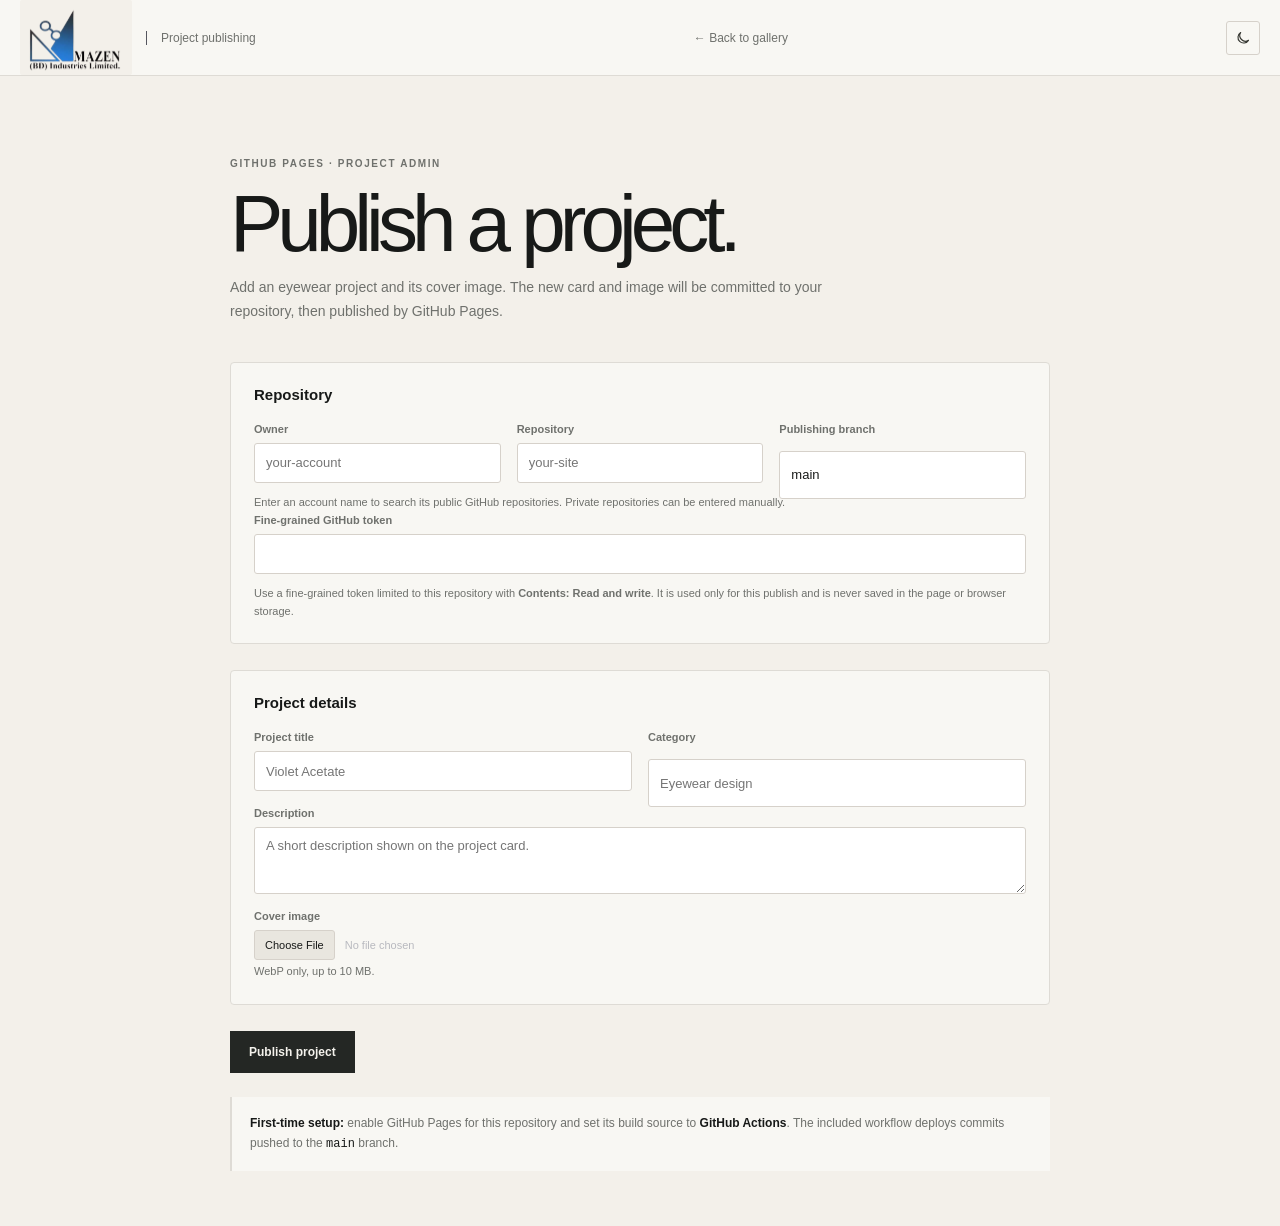
<file: admin.html>
<!doctype html>
<html lang="en">
<head>
  <meta charset="utf-8">
  <meta name="viewport" content="width=device-width, initial-scale=1">
  <title>Add a Project — Mazen(BD) Industries LTD</title>
  <link rel="stylesheet" href="admin.css">
  <link rel="stylesheet" href="theme.css">
</head>
<body class="admin-page">
  <div class="admin-app">
    <header class="admin-header">
      <a href="gallery.html" class="admin-brand">
        <img class="site-logo" src="assets/Logo/Mazen%20Logo.png" alt="Mazen(BD) Industries LTD">
        <span>Project publishing</span>
      </a>
      <a class="admin-back" href="gallery.html">← Back to gallery</a>
      <button class="admin-theme-toggle" type="button" data-theme-toggle>Dark mode</button>
    </header>

    <main class="admin-main">
      <p class="admin-eyebrow">GITHUB PAGES · PROJECT ADMIN</p>
      <h1>Publish a project.</h1>
      <p class="admin-lede">Add an eyewear project and its cover image. The new card and image will be committed to your repository, then published by GitHub Pages.</p>

      <form id="projectForm">
        <section class="admin-section" aria-labelledby="repositoryHeading">
          <h2 id="repositoryHeading">Repository</h2>
          <div class="admin-fields admin-fields-three">
            <label>Owner
              <input id="repoOwner" name="owner" autocomplete="organization" required placeholder="your-account">
            </label>
            <label>Repository
              <input id="repoName" name="repository" list="repositorySuggestions" autocomplete="off" required placeholder="your-site" aria-describedby="repoSearchStatus">
              <datalist id="repositorySuggestions"></datalist>
            </label>
            <label>Publishing branch
              <input id="repoBranch" name="branch" required value="main" placeholder="main">
            </label>
          </div>
          <p class="admin-help" id="repoSearchStatus" role="status" aria-live="polite">Enter an account name to search its public GitHub repositories. Private repositories can be entered manually.</p>
          <label class="token-field">Fine-grained GitHub token
            <input id="githubToken" name="token" type="password" autocomplete="off" required>
          </label>
          <p class="admin-help">Use a fine-grained token limited to this repository with <strong>Contents: Read and write</strong>. It is used only for this publish and is never saved in the page or browser storage.</p>
        </section>

        <section class="admin-section" aria-labelledby="projectHeading">
          <h2 id="projectHeading">Project details</h2>
          <div class="admin-fields">
            <label>Project title
              <input id="projectTitle" name="title" required maxlength="80" placeholder="Violet Acetate">
            </label>
            <label>Category
              <input id="projectCategory" name="category" required maxlength="40" placeholder="Eyewear design">
            </label>
          </div>
          <label>Description
            <textarea id="projectDescription" name="description" required maxlength="240" rows="3" placeholder="A short description shown on the project card."></textarea>
          </label>
          <div class="admin-fields">
            <label>Cover image
              <input id="coverFile" name="cover" type="file" accept="image/webp,.webp" required>
              <span class="admin-help">WebP only, up to 10 MB.</span>
            </label>
          </div>
        </section>

        <div class="admin-submit">
          <button id="publishButton" type="submit">Publish project</button>
          <span id="publishStatus" role="status" aria-live="polite"></span>
        </div>
      </form>

      <aside class="admin-note">
        <strong>First-time setup:</strong> enable GitHub Pages for this repository and set its build source to <strong>GitHub Actions</strong>. The included workflow deploys commits pushed to the <code>main</code> branch.
      </aside>
    </main>
  </div>
  <script src="theme.js"></script>
  <script src="admin.js"></script>
</body>
</html>
</file>
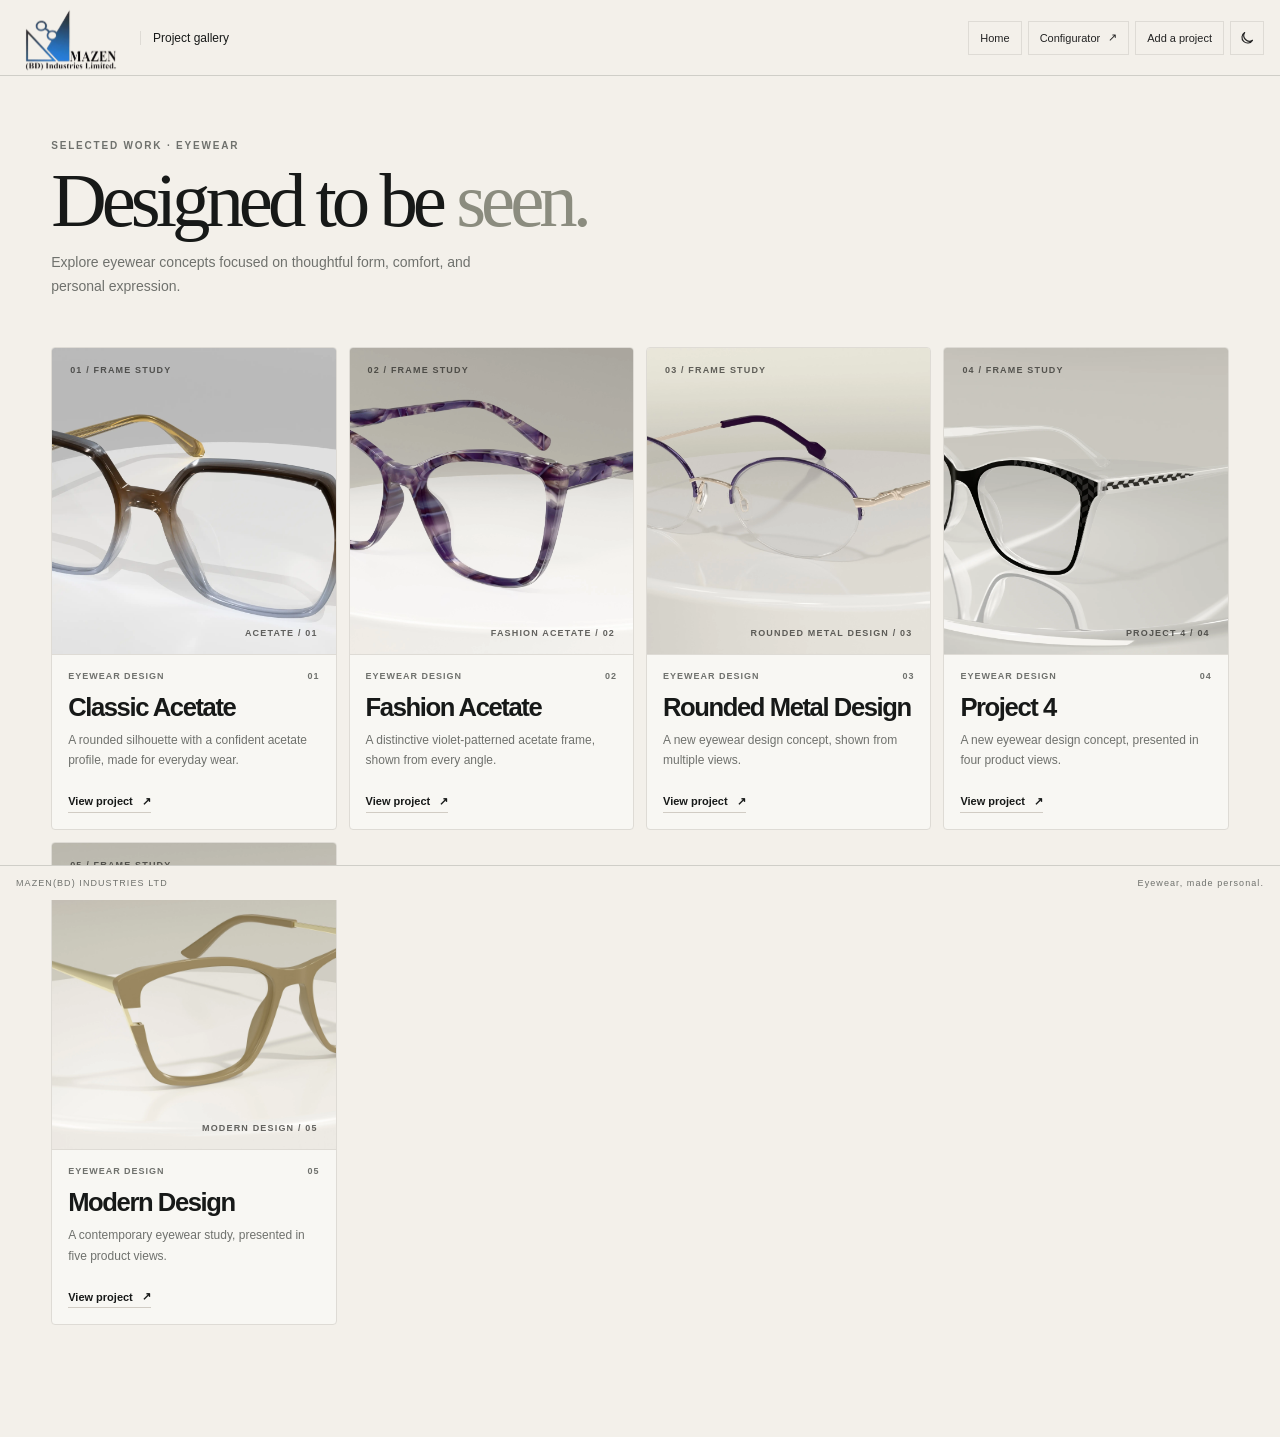
<file: gallery.html>
<!doctype html>
<html lang="en">
<head>
  <meta charset="utf-8">
  <meta name="viewport" content="width=device-width, initial-scale=1">
  <title>Project Gallery — Luxury Eyewear</title>
  <link rel="stylesheet" href="style.css">
  <link rel="stylesheet" href="gallery.css">
  <link rel="stylesheet" href="theme.css">
</head>
<body class="gallery-page">
  <div class="gallery-app">
    <header class="gallery-header">
      <a class="brand-link" href="index.html" aria-label="Mazen(bd) Industries LTD — Home">
        <img class="site-logo" src="assets/Logo/Mazen%20Logo.png" alt="Mazen(BD) Industries LTD">
        <span class="brand-title">Project gallery</span>
      </a>
      <nav class="gallery-header-nav" aria-label="Site navigation">
        <a class="gallery-link" href="index.html">Home</a>
        <a class="gallery-link" href="configurator.html">Configurator <span aria-hidden="true">↗</span></a>
        <a class="gallery-link" href="admin.html">Add a project</a>
        <button class="gallery-link theme-switch" type="button" data-theme-toggle>Dark mode</button>
      </nav>
    </header>

    <main class="gallery-main">
      <section class="gallery-intro">
        <p class="eyebrow">Selected work · Eyewear</p>
        <h1>Designed to be <span>seen.</span></h1>
        <p class="gallery-lede">Explore eyewear concepts focused on thoughtful form, comfort, and personal expression.</p>
      </section>

      <section class="project-grid" aria-label="Eyewear projects">
        <article class="project-card">
          <a class="project-art art-classic" href="project.html?project=1" aria-label="View Classic Acetate project details">
            <span class="project-number">01 / FRAME STUDY</span>
            <img class="project-cover" src="assets/gallery-covers/1.webp" alt="Classic Acetate eyewear project cover">
            <svg class="glasses-art" viewBox="0 0 360 150" role="img" aria-label="Illustration of rounded acetate eyeglasses">
              <path d="M39 57 51 111q4 14 20 16l58 5q19 1 23-17l7-39q2-12-11-14L57 48q-18-3-18 9Zm282 0-12 54q-4 14-20 16l-58 5q-19 1-23-17l-7-39q-2-12 11-14l91-14q18-3 18 9ZM158 73q22-12 44 0" />
              <path class="temple-art" d="m40 60-25-8M320 60l25-8" />
            </svg>
            <span class="art-caption">ACETATE / 01</span>
          </a>
          <div class="project-copy">
            <div class="project-meta"><span>Eyewear design</span><span>01</span></div>
            <h2>Classic Acetate</h2>
            <p>A rounded silhouette with a confident acetate profile, made for everyday wear.</p>
            <a class="project-cta" href="project.html?project=1">View project <span aria-hidden="true">↗</span></a>
          </div>
        </article>

        <article class="project-card">
          <a class="project-art art-project-two" href="project.html?project=2" aria-label="View Fashion Acetate project details">
            <span class="project-number">02 / FRAME STUDY</span>
            <img class="project-cover" src="assets/gallery-covers/project%202/1.webp" alt="Fashion Acetate eyewear project cover">
            <span class="art-caption">FASHION ACETATE / 02</span>
          </a>
          <div class="project-copy">
            <div class="project-meta"><span>Eyewear design</span><span>02</span></div>
            <h2>Fashion Acetate</h2>
            <p>A distinctive violet-patterned acetate frame, shown from every angle.</p>
            <a class="project-cta" href="project.html?project=2">View project <span aria-hidden="true">↗</span></a>
          </div>
        </article>

        <article class="project-card">
          <a class="project-art art-project-three" href="project.html?project=3" aria-label="View Rounded Metal Design project details">
            <span class="project-number">03 / FRAME STUDY</span>
            <img class="project-cover" src="assets/gallery-covers/project%203/1-1.webp" alt="Rounded Metal Design project cover">
            <span class="art-caption">ROUNDED METAL DESIGN / 03</span>
          </a>
          <div class="project-copy">
            <div class="project-meta"><span>Eyewear design</span><span>03</span></div>
            <h2>Rounded Metal Design</h2>
            <p>A new eyewear design concept, shown from multiple views.</p>
            <a class="project-cta" href="project.html?project=3">View project <span aria-hidden="true">↗</span></a>
          </div>
        </article>

        <article class="project-card">
          <a class="project-art art-project-four" href="project.html?project=4" aria-label="View Project 4 details">
            <span class="project-number">04 / FRAME STUDY</span>
            <img class="project-cover" src="assets/gallery-covers/project%204/1.webp" alt="Project 4 eyewear project cover">
            <span class="art-caption">PROJECT 4 / 04</span>
          </a>
          <div class="project-copy">
            <div class="project-meta"><span>Eyewear design</span><span>04</span></div>
            <h2>Project 4</h2>
            <p>A new eyewear design concept, presented in four product views.</p>
            <a class="project-cta" href="project.html?project=4">View project <span aria-hidden="true">↗</span></a>
          </div>
        </article>

        <article class="project-card">
          <a class="project-art" href="project.html?project=5" aria-label="View Modern Design project details">
            <span class="project-number">05 / FRAME STUDY</span>
            <img class="project-cover" src="assets/gallery-covers/project%205/shape%201%201.webp" alt="Modern Design eyewear project cover">
            <span class="art-caption">MODERN DESIGN / 05</span>
          </a>
          <div class="project-copy">
            <div class="project-meta"><span>Eyewear design</span><span>05</span></div>
            <h2>Modern Design</h2>
            <p>A contemporary eyewear study, presented in five product views.</p>
            <a class="project-cta" href="project.html?project=5">View project <span aria-hidden="true">↗</span></a>
          </div>
        </article>
      </section>
      <p class="gallery-data-status" id="galleryDataStatus" role="status" aria-live="polite"></p>
    </main>

    <footer class="gallery-footer">
      <span>MAZEN(BD) INDUSTRIES LTD</span>
      <span>Eyewear, made personal.</span>
    </footer>
  </div>
  <script src="theme.js"></script>
  <script src="gallery.js"></script>
</body>
</html>
</file>
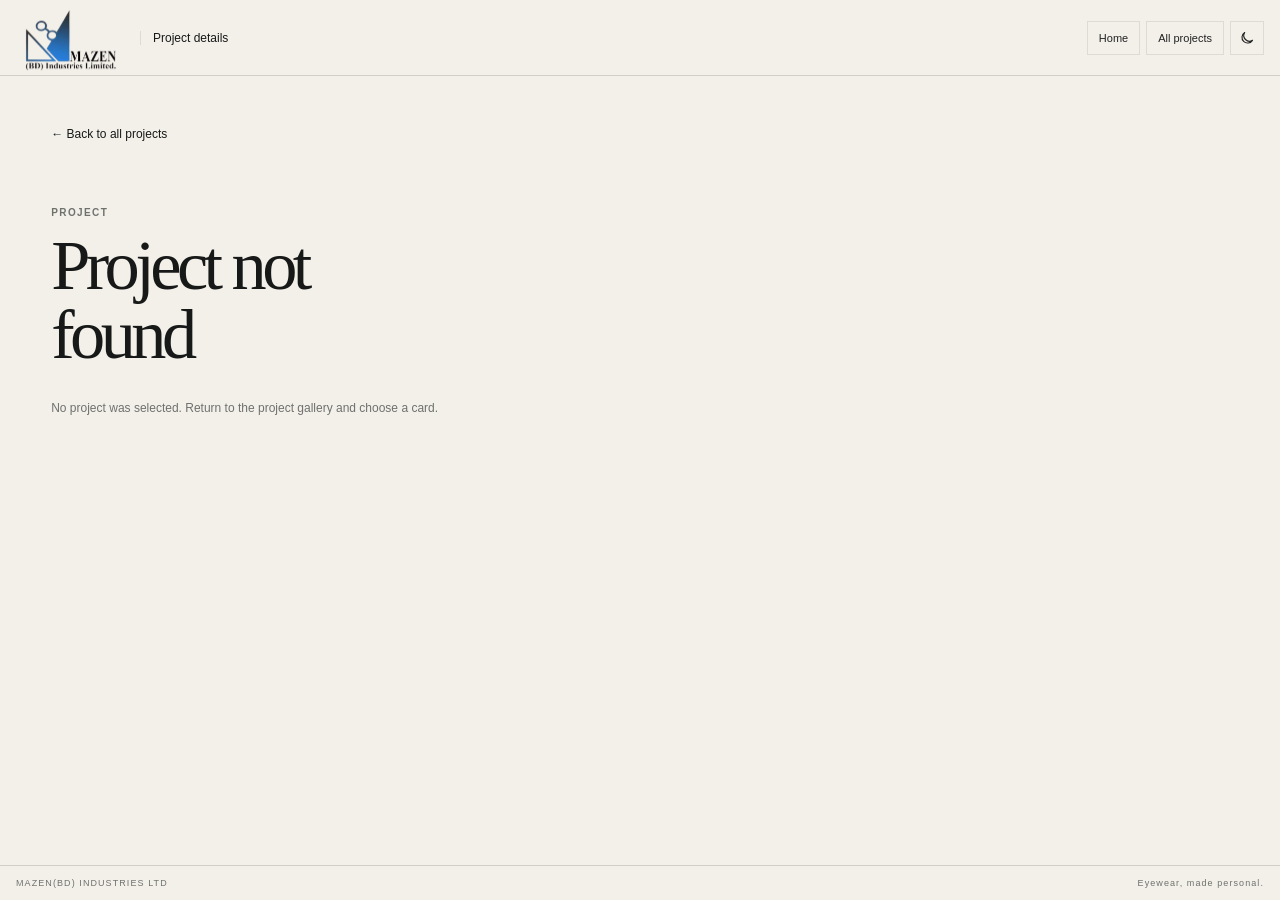
<file: project.html>
<!doctype html>
<html lang="en">
<head>
  <meta charset="utf-8">
  <meta name="viewport" content="width=device-width, initial-scale=1">
  <title>Project — Mazen(BD) Industries LTD</title>
  <link rel="stylesheet" href="style.css">
  <link rel="stylesheet" href="gallery.css">
  <link rel="stylesheet" href="project.css">
  <link rel="stylesheet" href="theme.css">
</head>
<body class="gallery-page project-page">
  <div class="gallery-app">
    <header class="gallery-header">
      <a class="brand-link" href="index.html" aria-label="Mazen(bd) Industries LTD — Home">
        <img class="site-logo" src="assets/Logo/Mazen%20Logo.png" alt="Mazen(BD) Industries LTD">
        <span class="brand-title">Project details</span>
      </a>
      <nav class="gallery-header-nav" aria-label="Site navigation">
        <a class="gallery-link" href="index.html">Home</a>
        <a class="gallery-link" href="gallery.html">All projects</a>
        <button class="gallery-link theme-switch" type="button" data-theme-toggle>Dark mode</button>
      </nav>
    </header>

    <main class="project-detail-main">
      <a class="project-back-link" href="gallery.html">← Back to all projects</a>
      <section id="projectDetail" class="project-detail" aria-live="polite">
        <div class="project-detail-copy">
          <p class="eyebrow" id="projectCategory">PROJECT</p>
          <h1 id="projectTitle">Loading project…</h1>
          <p class="project-detail-description" id="projectDescription"></p>
          <a class="project-configurator-link" id="projectConfiguratorLink" href="#" hidden>Open model in configurator <span aria-hidden="true">↗</span></a>
        </div>
        <div class="project-detail-images" id="projectImages" aria-label="Project images"></div>
      </section>
      <p class="project-detail-status" id="projectStatus" role="status" aria-live="polite"></p>
    </main>

    <footer class="gallery-footer">
      <span>MAZEN(BD) INDUSTRIES LTD</span>
      <span>Eyewear, made personal.</span>
    </footer>
  </div>
  <dialog class="project-image-lightbox" id="projectImageLightbox" aria-label="Project image gallery">
    <button class="project-image-lightbox-close" id="projectImageLightboxClose" type="button" aria-label="Close image">×</button>
    <button class="project-image-lightbox-previous" id="projectImageLightboxPrevious" type="button" aria-label="Previous image">‹</button>
    <figure class="project-image-lightbox-content">
      <img id="projectImageLightboxImage" alt="">
      <figcaption id="projectImageLightboxCaption"></figcaption>
    </figure>
    <button class="project-image-lightbox-next" id="projectImageLightboxNext" type="button" aria-label="Next image">›</button>
  </dialog>
  <script src="theme.js"></script>
  <script src="project.js"></script>
</body>
</html>
</file>
<file: admin.css>
:root {
  color-scheme: dark;
  font-family: Inter, "Segoe UI", sans-serif;
  background: #232428;
  color: #f3f3f4;
  font-synthesis: none;
  text-rendering: optimizeLegibility;
}

* {
  box-sizing: border-box;
}

body {
  min-width: 320px;
  min-height: 100vh;
  margin: 0;
  background: #232428;
}

button,
input,
textarea {
  font: inherit;
}

.admin-app {
  min-height: 100vh;
}

.admin-header {
  display: flex;
  min-height: 58px;
  align-items: center;
  justify-content: space-between;
  gap: 20px;
  padding: 0 20px;
  border-bottom: 1px solid #4d4e54;
  background: #292a2e;
}

.admin-brand {
  display: flex;
  align-items: center;
  gap: 14px;
  color: #f3f3f4;
  font-size: 14px;
  font-weight: 600;
  text-decoration: none;
}

.admin-brand .site-logo {
  display: block;
  width: 112px;
  height: 75px;
  border-radius: 2px;
  background: #f3f0ea;
  object-fit: cover;
  object-position: center;
}

.admin-brand .site-logo + span {
  padding-left: 14px;
  border-left: 1px solid #55565e;
  color: #b8b9bf;
  font-size: 12px;
  font-weight: 400;
}

.admin-back {
  color: #d7d7db;
  font-size: 12px;
  text-decoration: none;
}

.admin-back:hover {
  color: #fff;
}

.admin-main {
  width: min(820px, calc(100% - 40px));
  margin: 0 auto;
  padding: clamp(40px, 8vw, 82px) 0 56px;
}

.admin-eyebrow {
  margin: 0;
  color: #9ea0a7;
  font-size: 10px;
  font-weight: 600;
  letter-spacing: 0.16em;
}

.admin-main h1 {
  margin: 15px 0 12px;
  font-size: clamp(2.7rem, 8vw, 5rem);
  font-weight: 500;
  letter-spacing: -0.075em;
  line-height: 1;
}

.admin-lede {
  max-width: 620px;
  margin: 0 0 38px;
  color: #b8b9bf;
  font-size: 14px;
  line-height: 1.7;
}

.admin-section {
  margin: 0 0 26px;
  padding: 23px;
  border: 1px solid #45464c;
  border-radius: 4px;
  background: #292a2e;
}

.admin-section h2 {
  margin: 0 0 20px;
  font-size: 15px;
  font-weight: 550;
}

.admin-fields {
  display: grid;
  grid-template-columns: repeat(2, minmax(0, 1fr));
  gap: 16px;
}

.admin-fields-three {
  grid-template-columns: repeat(3, minmax(0, 1fr));
}

.admin-section label {
  display: grid;
  gap: 8px;
  margin-bottom: 16px;
  color: #d7d7db;
  font-size: 11px;
  font-weight: 600;
}

.admin-section label:last-child {
  margin-bottom: 0;
}

.admin-section input:not([type="file"]),
.admin-section textarea {
  width: 100%;
  min-height: 40px;
  padding: 10px 11px;
  border: 1px solid #55565e;
  border-radius: 3px;
  outline: none;
  background: #232428;
  color: #f3f3f4;
  font-size: 13px;
  font-weight: 400;
}

.admin-section textarea {
  resize: vertical;
}

.admin-section input:focus,
.admin-section textarea:focus {
  border-color: #c8c9ce;
}

.admin-section input[type="file"] {
  width: 100%;
  color: #b8b9bf;
  font-size: 11px;
  font-weight: 400;
}

.admin-section input::file-selector-button {
  margin-right: 10px;
  padding: 8px 10px;
  border: 1px solid #55565e;
  border-radius: 3px;
  background: #34353a;
  color: #f3f3f4;
}

.admin-help {
  margin: -5px 0 0;
  color: #9ea0a7;
  font-size: 11px;
  font-weight: 400;
  line-height: 1.6;
}

.token-field {
  margin-top: 3px;
}

.optional {
  color: #9ea0a7;
  font-weight: 400;
}

.admin-submit {
  display: flex;
  align-items: center;
  gap: 16px;
  margin: 24px 0;
}

.admin-submit button {
  min-height: 42px;
  padding: 0 18px;
  border: 1px solid #e3e3e6;
  border-radius: 3px;
  background: #f3f3f4;
  color: #232428;
  cursor: pointer;
  font-size: 12px;
  font-weight: 650;
}

.admin-submit button:hover:not(:disabled) {
  background: #d7d7db;
}

.admin-submit button:disabled {
  cursor: wait;
  opacity: 0.65;
}

#publishStatus {
  color: #b8b9bf;
  font-size: 12px;
  line-height: 1.5;
}

#publishStatus[data-state="error"] {
  color: #ffaaa5;
}

#publishStatus[data-state="success"] {
  color: #a8e0ba;
}

.admin-note {
  padding: 16px 18px;
  border-left: 2px solid #777981;
  background: #292a2e;
  color: #b8b9bf;
  font-size: 12px;
  line-height: 1.7;
}

.admin-note strong {
  color: #f3f3f4;
}

.admin-note code {
  color: #f3f3f4;
}

@media (max-width: 680px) {
  .admin-fields,
  .admin-fields-three {
    grid-template-columns: 1fr;
    gap: 0;
  }

  .admin-section {
    padding: 18px;
  }

  .admin-submit {
    align-items: flex-start;
    flex-direction: column;
  }
}

@media (max-width: 420px) {
  .admin-header {
    padding: 0 14px;
  }

  .admin-brand {
    gap: 8px;
    font-size: 11px;
  }

  .admin-brand .site-logo + span {
    padding-left: 8px;
    font-size: 10px;
  }

  .admin-back {
    font-size: 10px;
  }
}
</file>
<file: theme.css>
body {
  transition: background-color 0.2s ease, color 0.2s ease;
}

.gallery-page .gallery-footer {
  position: fixed;
  z-index: 5;
  right: 0;
  bottom: 0;
  left: 0;
  width: 100%;
  margin: 0;
}

.gallery-page .gallery-main,
.gallery-page .project-detail-main {
  padding-bottom: 76px;
}

.theme-switch,
.admin-theme-toggle {
  display: inline-flex;
  width: 34px;
  min-width: 34px;
  height: 34px;
  min-height: 34px;
  align-items: center;
  justify-content: center;
  padding: 0;
  font: inherit;
  font-size: 0;
  cursor: pointer;
}

.theme-switch {
  background: transparent;
}

.theme-switch svg,
.admin-theme-toggle svg {
  width: 16px;
  height: 16px;
  fill: none;
  stroke: currentColor;
  stroke-linecap: round;
  stroke-linejoin: round;
  stroke-width: 1.7;
}

.admin-theme-toggle {
  border: 1px solid #55565e;
  border-radius: 3px;
  background: transparent;
  color: inherit;
}

.admin-header {
  flex-wrap: wrap;
}

.dark-theme {
  color-scheme: dark;
}

.dark-theme.gallery-page {
  --gallery-ink: #f3f3f4;
  --gallery-muted: #b8b9bf;
  --gallery-line: rgba(243, 243, 244, 0.16);
  background: #232428;
  color: #f3f3f4;
}

.dark-theme.gallery-page .gallery-header,
.dark-theme.gallery-page .gallery-footer {
  border-color: #4d4e54;
}

.dark-theme.gallery-page .gallery-link {
  color: #e0e1e4;
  border-color: #55565e;
}

.dark-theme.gallery-page .gallery-link:hover {
  background: #34353a;
  border-color: #c3c4ca;
}

.dark-theme.gallery-page .project-card,
.dark-theme.gallery-page .project-detail-image {
  border-color: #45464c;
  background: #292a2e;
}

.dark-theme.gallery-page .project-art {
  border-color: #45464c;
  background-color: #232428;
  color: #e7e7e9;
}

.dark-theme.gallery-page .project-number,
.dark-theme.gallery-page .art-caption {
  color: rgba(243, 243, 244, 0.68);
}

.dark-theme.gallery-page .glasses-art {
  stroke: #d7d9de;
}

.dark-theme.gallery-page .project-meta {
  color: #a4a5ab;
}

.dark-theme.gallery-page .project-copy h2,
.dark-theme.gallery-page .project-detail-copy h1 {
  color: #f3f3f4;
}

.dark-theme.gallery-page .project-copy p,
.dark-theme.gallery-page .project-detail-description,
.dark-theme.gallery-page .project-detail-status,
.dark-theme.gallery-page .gallery-footer,
.dark-theme.gallery-page .project-back-link {
  color: #b8b9bf;
}

.dark-theme.gallery-page .project-cta {
  border-color: #55565e;
  color: #e0e1e4;
}

.dark-theme.gallery-page .project-detail-copy .eyebrow {
  color: #9ea0a7;
}

.dark-theme.gallery-page .project-image-lightbox {
  color: #f3f3f4;
}

.gallery-page:not(.dark-theme) {
  --gallery-ink: #171717;
  --gallery-muted: #75716c;
  --gallery-line: rgba(23, 23, 23, 0.12);
  background: #f5f3ef;
  color: #171717;
}

.gallery-page:not(.dark-theme) .gallery-header,
.gallery-page:not(.dark-theme) .gallery-footer {
  border-color: #dedbd5;
  background: #fff;
  color: #55514c;
}

.gallery-page:not(.dark-theme) .brand-link,
.gallery-page:not(.dark-theme) .brand-link .eyebrow,
.gallery-page:not(.dark-theme) .gallery-link {
  color: #222;
}

.gallery-page:not(.dark-theme) .brand-title {
  border-color: #dedbd5;
  color: #77716a;
}

.gallery-page:not(.dark-theme) .gallery-link {
  border-color: #dedbd5;
  background: transparent;
}

.gallery-page:not(.dark-theme) .gallery-link:hover {
  border-color: #aaa49b;
  background: #f2f0ec;
  color: #111;
}

.gallery-page:not(.dark-theme) .gallery-intro .eyebrow,
.gallery-page:not(.dark-theme) .project-detail-copy .eyebrow {
  color: #77716a;
}

.gallery-page:not(.dark-theme) .gallery-intro h1,
.gallery-page:not(.dark-theme) .project-detail-copy h1,
.gallery-page:not(.dark-theme) .project-copy h2 {
  color: #171717;
}

.gallery-page:not(.dark-theme) .gallery-intro h1 span {
  color: #002bff;
}

.dark-theme.gallery-page .gallery-intro h1 span {
  color: #002bff;
}

.gallery-page:not(.dark-theme) .gallery-lede,
.gallery-page:not(.dark-theme) .project-copy p,
.gallery-page:not(.dark-theme) .project-detail-description,
.gallery-page:not(.dark-theme) .project-detail-status {
  color: #625d56;
}

.gallery-page:not(.dark-theme) .project-card,
.gallery-page:not(.dark-theme) .project-detail-image {
  border-color: #dedbd5;
  background: #fff;
}

.gallery-page:not(.dark-theme) .project-art {
  border-color: #dedbd5;
  background-color: #e8e4dd;
  color: #292723;
}

.gallery-page:not(.dark-theme) .art-classic,
.gallery-page:not(.dark-theme) .art-modern,
.gallery-page:not(.dark-theme) .art-sport,
.gallery-page:not(.dark-theme) .art-project-two {
  background: linear-gradient(145deg, #eeece7, #dedad2);
}

.gallery-page:not(.dark-theme) .project-number,
.gallery-page:not(.dark-theme) .art-caption {
  color: rgba(30, 29, 27, 0.68);
}

.gallery-page:not(.dark-theme) .glasses-art {
  stroke: #393733;
}

.gallery-page:not(.dark-theme) .project-meta {
  color: #77716a;
}

.gallery-page:not(.dark-theme) .project-cta {
  border-color: #d1ccc4;
  color: #34312d;
}

.gallery-page:not(.dark-theme) .project-cta:hover {
  border-color: #858079;
  background: #f2f0ec;
}

.gallery-page:not(.dark-theme) .project-back-link {
  color: #55514c;
}

.gallery-page:not(.dark-theme) .project-image-lightbox {
  color: #222;
}

.gallery-page:not(.dark-theme) .project-image-lightbox button {
  border-color: currentColor;
  color: inherit;
}

.dark-theme.admin-page {
  background: #232428;
  color: #f3f3f4;
}

.admin-page:not(.dark-theme) {
  color-scheme: light;
  background: #f5f3ef;
  color: #222;
}

.admin-page:not(.dark-theme) .admin-header,
.admin-page:not(.dark-theme) .admin-section,
.admin-page:not(.dark-theme) .admin-note {
  border-color: #dedbd5;
  background: #fff;
}

.admin-page:not(.dark-theme) .admin-brand,
.admin-page:not(.dark-theme) .admin-main h1,
.admin-page:not(.dark-theme) .admin-note strong,
.admin-page:not(.dark-theme) .admin-note code {
  color: #222;
}

.admin-page:not(.dark-theme) .admin-brand .site-logo + span,
.admin-page:not(.dark-theme) .admin-back,
.admin-page:not(.dark-theme) .admin-lede,
.admin-page:not(.dark-theme) .admin-note,
.admin-page:not(.dark-theme) .admin-section label {
  color: #55514c;
}

.admin-page:not(.dark-theme) .admin-eyebrow,
.admin-page:not(.dark-theme) .admin-help,
.admin-page:not(.dark-theme) .optional {
  color: #77716a;
}

.admin-page:not(.dark-theme) .admin-section input:not([type="file"]),
.admin-page:not(.dark-theme) .admin-section textarea {
  border-color: #d6d1ca;
  background: #fff;
  color: #222;
}

.admin-page:not(.dark-theme) .admin-section input::file-selector-button {
  border-color: #d6d1ca;
  background: #f2f0ec;
  color: #222;
}

.admin-page:not(.dark-theme) .admin-theme-toggle {
  border-color: #d6d1ca;
  color: #333;
}

.admin-page:not(.dark-theme) .admin-note {
  border-left-color: #77716a;
}

.admin-page:not(.dark-theme) #publishStatus {
  color: #55514c;
}

.admin-page:not(.dark-theme) #publishStatus[data-state="error"] {
  color: #a21c18;
}

.admin-page:not(.dark-theme) #publishStatus[data-state="success"] {
  color: #176b35;
}

.project-page:not(.dark-theme) .project-back-link {
  color: #55514c;
}

.project-page:not(.dark-theme) .project-detail-copy .eyebrow {
  color: #77716a;
}

.project-page:not(.dark-theme) .project-detail-image {
  border-color: #dedbd5;
  background: #fff;
}

.project-page:not(.dark-theme) .project-configurator-link {
  border-color: #c9c4bc;
  color: #262421;
}

.project-page:not(.dark-theme) .project-configurator-link:hover {
  border-color: #858079;
  background: #e8e5df;
}

.project-page:not(.dark-theme) .project-detail-status {
  color: #625d56;
}

.project-page:not(.dark-theme) .project-image-lightbox {
  color: #222;
}

.dark-theme .project-image-lightbox button,
.project-page:not(.dark-theme) .project-image-lightbox button {
  border-color: currentColor;
  color: inherit;
}

@media (max-width: 680px) {
  .admin-header {
    padding-top: 10px;
    padding-bottom: 10px;
  }
}

body.gallery-page:not(.dark-theme),
body.configurator-page:not(.dark-theme),
body.admin-page:not(.dark-theme) {
  color-scheme: light;
  background: #f3f0ea;
  color: #171918;
}

body.dark-theme.gallery-page,
body.dark-theme.configurator-page,
body.dark-theme.admin-page {
  color-scheme: dark;
  background: #20211f;
  color: #f0eee8;
}

body.gallery-page:not(.dark-theme) {
  --gallery-ink: #171918;
  --gallery-muted: #6f716d;
  --gallery-line: rgba(23, 25, 24, 0.16);
}

body.dark-theme.gallery-page {
  --gallery-ink: #f0eee8;
  --gallery-muted: #b5b4ad;
  --gallery-line: rgba(240, 238, 232, 0.2);
}

body.gallery-page:not(.dark-theme) .gallery-header,
body.gallery-page:not(.dark-theme) .gallery-footer {
  border-color: var(--gallery-line);
  background: #f3f0ea;
  color: var(--gallery-muted);
}

body.dark-theme.gallery-page .gallery-header,
body.dark-theme.gallery-page .gallery-footer {
  border-color: var(--gallery-line);
  background: #20211f;
}

body.gallery-page:not(.dark-theme) .gallery-intro .eyebrow,
body.gallery-page:not(.dark-theme) .project-detail-copy .eyebrow,
body.gallery-page:not(.dark-theme) .project-meta,
body.gallery-page:not(.dark-theme) .gallery-lede,
body.gallery-page:not(.dark-theme) .project-copy p,
body.gallery-page:not(.dark-theme) .project-detail-description,
body.gallery-page:not(.dark-theme) .project-detail-status {
  color: var(--gallery-muted);
}

body.dark-theme.gallery-page .gallery-intro .eyebrow,
body.dark-theme.gallery-page .project-detail-copy .eyebrow,
body.dark-theme.gallery-page .project-meta,
body.dark-theme.gallery-page .gallery-lede,
body.dark-theme.gallery-page .project-copy p,
body.dark-theme.gallery-page .project-detail-description,
body.dark-theme.gallery-page .project-detail-status,
body.dark-theme.gallery-page .project-back-link {
  color: var(--gallery-muted);
}

body.gallery-page .gallery-intro h1,
body.gallery-page .project-detail-copy h1 {
  font-family: Georgia, "Times New Roman", serif;
  font-weight: 400;
  letter-spacing: -0.065em;
}

body.gallery-page:not(.dark-theme) .gallery-intro h1,
body.gallery-page:not(.dark-theme) .project-detail-copy h1,
body.gallery-page:not(.dark-theme) .project-copy h2 {
  color: #171918;
}

body.dark-theme.gallery-page .gallery-intro h1,
body.dark-theme.gallery-page .project-detail-copy h1,
body.dark-theme.gallery-page .project-copy h2 {
  color: #f0eee8;
}

body.gallery-page .gallery-intro h1 span,
body.dark-theme.gallery-page .gallery-intro h1 span,
body.gallery-page:not(.dark-theme) .gallery-intro h1 span {
  color: #8b8c7f;
}

body.gallery-page:not(.dark-theme) .project-card,
body.gallery-page:not(.dark-theme) .project-detail-image {
  border-color: #dedbd5;
  background: #f8f7f3;
}

body.dark-theme.gallery-page .project-card,
body.dark-theme.gallery-page .project-detail-image {
  border-color: #41433e;
  background: #292a27;
}

body.gallery-page:not(.dark-theme) .project-art {
  border-color: #dedbd5;
  background-color: #e9e6df;
  color: #292723;
}

body.dark-theme.gallery-page .project-art {
  border-color: #41433e;
  background-color: #292a27;
  color: #e7e7e0;
}

body.gallery-page:not(.dark-theme) .project-number,
body.gallery-page:not(.dark-theme) .art-caption {
  color: rgba(30, 29, 27, 0.68);
}

body.dark-theme.gallery-page .project-number,
body.dark-theme.gallery-page .art-caption {
  color: rgba(240, 238, 232, 0.68);
}

body.gallery-page:not(.dark-theme) .glasses-art {
  stroke: #393733;
}

body.dark-theme.gallery-page .glasses-art {
  stroke: #d7d9cf;
}

body.gallery-page:not(.dark-theme) .project-cta,
body.gallery-page:not(.dark-theme) .project-back-link,
body.gallery-page:not(.dark-theme) .brand-link,
body.gallery-page:not(.dark-theme) .brand-title {
  color: var(--gallery-ink);
}

body.dark-theme.gallery-page .project-cta,
body.dark-theme.gallery-page .brand-title {
  color: var(--gallery-ink);
}

body.gallery-page .gallery-link {
  border-color: var(--gallery-line);
  border-radius: 0;
  color: var(--gallery-ink);
}

body.gallery-page:not(.dark-theme) .gallery-link:hover {
  border-color: #aaa49b;
  background: #e9e6df;
  color: #171918;
}

body.dark-theme.gallery-page .gallery-link:hover {
  border-color: #7b7d72;
  background: #2c2e2a;
  color: #f0eee8;
}

body.gallery-page .brand-title {
  border-color: var(--gallery-line);
}

body.gallery-page:not(.dark-theme) .project-configurator-link {
  border-color: #c9c4bc;
  color: #262421;
}

body.gallery-page:not(.dark-theme) .project-configurator-link:hover {
  border-color: #858079;
  background: #e8e5df;
}

body.dark-theme.gallery-page .project-configurator-link {
  border-color: #66685e;
  color: #f0eee8;
}

body.dark-theme.gallery-page .project-configurator-link:hover {
  border-color: #a3a497;
  background: #2c2e2a;
}

body.gallery-page:not(.dark-theme) .project-image-lightbox {
  color: #f3f0ea;
}

body.dark-theme.gallery-page .project-image-lightbox {
  color: #f0eee8;
}

body.configurator-page:not(.dark-theme) {
  --config-bg: #f3f0ea;
  --config-panel: #f8f7f3;
  --config-line: #dedbd5;
  --config-text: #171918;
  --config-muted: #6f716d;
}

body.dark-theme.configurator-page {
  --config-bg: #20211f;
  --config-panel: #292a27;
  --config-line: #41433e;
  --config-text: #f0eee8;
  --config-muted: #b5b4ad;
}

body.configurator-page .configurator-header {
  border-color: var(--config-line);
}

body.configurator-page .configurator-title,
body.configurator-page .viewer-heading h1,
body.configurator-page .configurator-aside h2 {
  font-family: Georgia, "Times New Roman", serif;
  font-weight: 400;
}

body.configurator-page .configurator-link,
body.configurator-page .viewer-toolbar button {
  border-color: var(--config-line);
  border-radius: 0;
  color: var(--config-text);
}

body.configurator-page .configurator-link:hover,
body.configurator-page .viewer-toolbar button:hover {
  background: color-mix(in srgb, var(--config-text) 7%, transparent);
}

body.configurator-page .model-viewer,
body.configurator-page .configurator-aside {
  border-color: var(--config-line);
  border-radius: 0;
  background: var(--config-panel);
}

body.configurator-page:not(.dark-theme) .model-stage {
  border-color: #dedbd5;
  background: #e9e6df;
}

body.dark-theme.configurator-page .model-stage {
  border-color: #41433e;
  background: #242522;
}

body.configurator-page:not(.dark-theme) .model-empty {
  color: #343530;
}

body.dark-theme.configurator-page .model-empty {
  color: #e7e7e0;
}

body.configurator-page .primary-button,
body.configurator-page .file-button {
  border-color: #242724;
  border-radius: 0;
  background: #242724;
  color: #f4f2ec;
}

body.dark-theme.configurator-page .primary-button,
body.dark-theme.configurator-page .file-button {
  border-color: #e9e7df;
  background: #e9e7df;
  color: #242724;
}

body.configurator-page .viewer-option input {
  accent-color: #737e69;
}

body.configurator-page .configurator-footer {
  border-color: var(--config-line);
  color: var(--config-muted);
}

body.admin-page:not(.dark-theme) .admin-header,
body.admin-page:not(.dark-theme) .admin-section,
body.admin-page:not(.dark-theme) .admin-note {
  border-color: #dedbd5;
  background: #f8f7f3;
}

body.dark-theme.admin-page .admin-header,
body.dark-theme.admin-page .admin-section,
body.dark-theme.admin-page .admin-note {
  border-color: #41433e;
  background: #292a27;
}

body.admin-page:not(.dark-theme) .admin-brand,
body.admin-page:not(.dark-theme) .admin-main h1,
body.admin-page:not(.dark-theme) .admin-note strong,
body.admin-page:not(.dark-theme) .admin-note code {
  color: #171918;
}

body.dark-theme.admin-page .admin-brand,
body.dark-theme.admin-page .admin-main h1,
body.dark-theme.admin-page .admin-note strong,
body.dark-theme.admin-page .admin-note code {
  color: #f0eee8;
}

body.admin-page:not(.dark-theme) .admin-brand .site-logo + span,
body.admin-page:not(.dark-theme) .admin-back,
body.admin-page:not(.dark-theme) .admin-lede,
body.admin-page:not(.dark-theme) .admin-note,
body.admin-page:not(.dark-theme) .admin-section label,
body.admin-page:not(.dark-theme) .admin-eyebrow,
body.admin-page:not(.dark-theme) .admin-help,
body.admin-page:not(.dark-theme) .optional {
  color: #6f716d;
}

body.dark-theme.admin-page .admin-brand .site-logo + span,
body.dark-theme.admin-page .admin-back,
body.dark-theme.admin-page .admin-lede,
body.dark-theme.admin-page .admin-note,
body.dark-theme.admin-page .admin-section label,
body.dark-theme.admin-page .admin-eyebrow,
body.dark-theme.admin-page .admin-help,
body.dark-theme.admin-page .optional {
  color: #b5b4ad;
}

body.admin-page:not(.dark-theme) .admin-section input:not([type="file"]),
body.admin-page:not(.dark-theme) .admin-section textarea {
  border-color: #d6d1ca;
  background: #fff;
  color: #171918;
}

body.dark-theme.admin-page .admin-section input:not([type="file"]),
body.dark-theme.admin-page .admin-section textarea {
  border-color: #55574f;
  background: #20211f;
  color: #f0eee8;
}

body.admin-page:not(.dark-theme) .admin-section input::file-selector-button {
  border-color: #d6d1ca;
  background: #e9e6df;
  color: #171918;
}

body.dark-theme.admin-page .admin-section input::file-selector-button {
  border-color: #55574f;
  background: #383a34;
  color: #f0eee8;
}

body.admin-page .admin-submit button {
  border-color: #242724;
  border-radius: 0;
  background: #242724;
  color: #f4f2ec;
}

body.dark-theme.admin-page .admin-submit button {
  border-color: #e9e7df;
  background: #e9e7df;
  color: #242724;
}

body.admin-page:not(.dark-theme) .admin-theme-toggle {
  border-color: #d6d1ca;
  color: #343530;
}

body.dark-theme.admin-page .admin-theme-toggle {
  border-color: #55574f;
  color: #f0eee8;
}
</file>
<file: style.css>
:root {
  --bg: #f6f4f1;
  --text: #171717;
  --muted: #6e6a66;
}

* {
  box-sizing: border-box;
}

html,
body {
  min-height: 100%;
}

body {
  margin: 0;
  min-height: 100vh;
  background: var(--bg);
  color: var(--text);
  font-family: Inter, "Segoe UI", Arial, sans-serif;
  transition: background 0.25s ease, color 0.25s ease;
}

.eyebrow {
  color: var(--muted);
  font-size: 12px;
  font-weight: 600;
  letter-spacing: 0.18em;
  text-transform: uppercase;
}

h1 {
  margin: 8px 0 0;
  font-size: clamp(2.2rem, 3vw, 3.2rem);
  letter-spacing: -0.06em;
  line-height: 1;
  font-weight: 600;
}
</file>
<file: gallery.css>
.gallery-page {
  --gallery-ink: #171717;
  --gallery-muted: #75716c;
  --gallery-line: rgba(23, 23, 23, 0.12);
  background: #f5f3ef;
}

.gallery-app {
  max-width: 1320px;
  margin: 0 auto;
  padding: 30px clamp(20px, 5vw, 72px) 24px;
}

.gallery-header {
  display: flex;
  align-items: center;
  justify-content: space-between;
  gap: 24px;
  margin-bottom: clamp(64px, 10vw, 132px);
}

.brand-link {
  display: grid;
  gap: 7px;
  color: inherit;
  text-decoration: none;
}

.brand-link .eyebrow,
.gallery-intro .eyebrow {
  margin: 0;
  color: var(--gallery-muted);
}

.gallery-intro .eyebrow {
  font-size: 10px;
}

.brand-title {
  font-size: 17px;
  font-weight: 650;
  letter-spacing: -0.04em;
}

.gallery-link {
  display: inline-flex;
  align-items: center;
  gap: 8px;
  color: var(--gallery-ink);
  text-decoration: none;
  border: 1px solid var(--gallery-line);
  border-radius: 999px;
  padding: 10px 15px;
  font-size: 11px;
  font-weight: 600;
  letter-spacing: 0.04em;
  transition: background 0.2s ease, border-color 0.2s ease;
}

.gallery-header-nav {
  display: flex;
  flex-wrap: wrap;
  gap: 10px;
}

.gallery-link:hover {
  background: #fff;
  border-color: rgba(23, 23, 23, 0.32);
}

.gallery-main {
  display: block;
}

.gallery-intro {
  max-width: 760px;
  margin-bottom: 56px;
}

.gallery-intro h1 {
  margin: 17px 0 15px;
  font-size: clamp(3.2rem, 8vw, 7rem);
  font-weight: 550;
  letter-spacing: -0.085em;
  line-height: 0.94;
}

.gallery-intro h1 span {
  color: #8c8983;
}

.gallery-lede {
  max-width: 440px;
  margin: 0;
  color: var(--gallery-muted);
  font-size: 15px;
  line-height: 1.7;
}

.project-grid {
  display: grid;
  grid-template-columns: repeat(4, minmax(0, 1fr));
  gap: clamp(16px, 2.5vw, 34px);
}

.project-card {
  min-width: 0;
}

.project-art {
  position: relative;
  display: flex;
  min-height: clamp(210px, 25vw, 340px);
  overflow: hidden;
  align-items: center;
  justify-content: center;
  color: #191919;
  text-decoration: none;
  background: #e3dfd8;
}

.project-cover {
  position: absolute;
  inset: 0;
  width: 100%;
  height: 100%;
  object-fit: cover;
}

.project-cover + .glasses-art {
  display: none;
}

.project-cover-placeholder {
  display: grid;
  width: 100%;
  height: 100%;
  place-items: center;
  color: #c7c8cd;
  font-size: 12px;
  font-weight: 600;
  letter-spacing: 0.2em;
}

.project-dynamic-cover {
  position: absolute;
  inset: 0;
  width: 100%;
  height: 100%;
  object-fit: cover;
}

.gallery-data-status {
  min-height: 1.5em;
  margin: 18px 0 0;
  color: var(--gallery-muted);
  font-size: 12px;
}

.project-number,
.art-caption {
  position: absolute;
  z-index: 1;
  color: rgba(23, 23, 23, 0.58);
  font-size: 9px;
  font-weight: 600;
  letter-spacing: 0.13em;
}

.project-number {
  top: 17px;
  left: 18px;
}

.art-caption {
  right: 18px;
  bottom: 16px;
}

.art-classic {
  background: linear-gradient(145deg, #e8e3dc, #d5d0c8);
}

.art-modern {
  background: linear-gradient(145deg, #d9dfe0, #c8d0d0);
}

.art-sport {
  background: linear-gradient(145deg, #e1e3d9, #cfd3c6);
}

.art-project-two {
  background: #e5e2dc;
}

.glasses-art {
  width: 82%;
  max-width: 400px;
  overflow: visible;
  fill: none;
  stroke: #202020;
  stroke-width: 7;
  stroke-linecap: round;
  stroke-linejoin: round;
  transition: transform 0.35s ease;
}

.project-art:hover .glasses-art {
  transform: scale(1.06);
}

.temple-art {
  stroke-width: 5;
  opacity: 0.7;
}

.project-copy {
  padding: 18px 1px 0;
}

.project-meta {
  display: flex;
  justify-content: space-between;
  color: var(--gallery-muted);
  font-size: 9px;
  font-weight: 600;
  letter-spacing: 0.11em;
  text-transform: uppercase;
}

.project-copy h2 {
  margin: 12px 0 8px;
  font-size: clamp(1.25rem, 2vw, 1.65rem);
  font-weight: 550;
  letter-spacing: -0.055em;
}

.project-copy p {
  min-height: 48px;
  margin: 0;
  color: var(--gallery-muted);
  font-size: 12px;
  line-height: 1.7;
}

.project-cta {
  display: inline-flex;
  align-items: center;
  gap: 9px;
  margin-top: 17px;
  padding-bottom: 4px;
  border-bottom: 1px solid var(--gallery-line);
  color: var(--gallery-ink);
  font-size: 11px;
  font-weight: 600;
  text-decoration: none;
}

.project-cta:hover {
  border-color: var(--gallery-ink);
}

.gallery-footer {
  display: flex;
  justify-content: space-between;
  gap: 20px;
  margin-top: 94px;
  padding-top: 16px;
  border-top: 1px solid var(--gallery-line);
  color: var(--gallery-muted);
  font-size: 9px;
  letter-spacing: 0.12em;
}

.gallery-page .header-actions {
  flex-wrap: wrap;
}

@media (max-width: 760px) {
  .gallery-header {
    margin-bottom: 72px;
  }

  .project-grid {
    grid-template-columns: 1fr;
    gap: 34px;
  }

  .project-art {
    min-height: 300px;
  }

  .project-copy p {
    min-height: 0;
  }

  .gallery-footer {
    flex-direction: column;
    margin-top: 64px;
  }
}

@media (max-width: 420px) {
  .gallery-header {
    align-items: flex-start;
  }

  .gallery-header .gallery-link {
    padding: 8px 10px;
    font-size: 10px;
  }
}

.gallery-page {
  --gallery-ink: #f3f3f4;
  --gallery-muted: #b8b9bf;
  --gallery-line: #4d4e54;
  min-height: 100vh;
  background: #232428;
  color: #f3f3f4;
}

.gallery-app {
  display: flex;
  width: 100%;
  max-width: none;
  min-height: 100vh;
  flex-direction: column;
  margin: 0;
  padding: 0;
}

.gallery-header {
  position: relative;
  z-index: 2;
  min-height: 56px;
  flex: 0 0 auto;
  margin: 0;
  padding: 0 16px;
  border-bottom: 1px solid #4d4e54;
  background: #292a2e;
}

.brand-link {
  display: flex;
  align-items: center;
  gap: 12px;
}

.brand-link .site-logo {
  display: block;
  width: 112px;
  height: 75px;
  border-radius: 2px;
  background: #f3f0ea;
  object-fit: cover;
  object-position: center;
}

.brand-link .eyebrow {
  color: #f3f3f4;
  font-size: 17px;
  font-weight: 600;
  letter-spacing: -0.04em;
  text-transform: none;
}

.brand-title {
  padding-left: 12px;
  border-left: 1px solid #55565e;
  color: #b8b9bf;
  font-size: 12px;
  font-weight: 400;
  letter-spacing: 0;
}

.gallery-header-nav {
  gap: 6px;
}

.gallery-link {
  min-height: 34px;
  padding: 9px 11px;
  border: 1px solid transparent;
  border-radius: 3px;
  color: #d7d7db;
  font-size: 11px;
  font-weight: 400;
  letter-spacing: 0;
}

.gallery-link:hover {
  border-color: #55565e;
  background: #3a3b40;
  color: #fff;
}

.gallery-main {
  width: 100%;
  flex: 1 1 auto;
  padding: clamp(26px, 5vw, 64px) clamp(16px, 4vw, 56px);
}

.gallery-intro {
  max-width: 800px;
  margin: 0 0 clamp(28px, 4vw, 48px);
}

.gallery-intro .eyebrow {
  color: #9ea0a7;
}

.gallery-intro h1 {
  margin: 14px 0;
  color: #f3f3f4;
  font-size: clamp(2.8rem, 6vw, 5rem);
  font-weight: 500;
  letter-spacing: -0.07em;
}

.gallery-intro h1 span {
  color: #92949b;
}

.gallery-lede {
  color: #b8b9bf;
  font-size: 14px;
}

.project-grid {
  gap: 12px;
}

.project-card {
  overflow: hidden;
  border: 1px solid #45464c;
  border-radius: 4px;
  background: #292a2e;
}

.project-art {
  min-height: clamp(210px, 24vw, 320px);
  border-bottom: 1px solid #45464c;
  color: #e7e7e9;
  background: #232428;
}

.art-classic,
.art-modern,
.art-sport,
.art-project-two {
  background: linear-gradient(145deg, #35363b, #242529);
}

.project-number,
.art-caption {
  color: rgba(243, 243, 244, 0.68);
}

.glasses-art {
  stroke: #d7d9de;
}

.project-copy {
  padding: 16px;
}

.project-meta {
  color: #a4a5ab;
}

.project-copy h2 {
  color: #f3f3f4;
}

.project-copy p {
  color: #b8b9bf;
}

.project-cta {
  border-color: #55565e;
  color: #e0e1e4;
}

.project-cta:hover {
  border-color: #c3c4ca;
}

.gallery-footer {
  flex: 0 0 auto;
  margin: 0;
  padding: 12px 16px;
  border-top: 1px solid #4d4e54;
  color: #b8b9bf;
}

@media (max-width: 760px) {
  .gallery-header {
    align-items: flex-start;
    flex-wrap: wrap;
    gap: 4px;
    padding: 9px 12px;
  }

  .gallery-header-nav {
    width: 100%;
    justify-content: center;
  }

  .project-grid {
    grid-template-columns: repeat(2, minmax(0, 1fr));
  }
}

@media (max-width: 1000px) {
  .project-grid {
    grid-template-columns: repeat(2, minmax(0, 1fr));
  }
}

@media (max-width: 520px) {
  .project-grid {
    grid-template-columns: 1fr;
  }
}
</file>
<file: project.css>
.project-detail-main {
  display: block;
  width: 100%;
  flex: 1 1 auto;
  padding: clamp(22px, 4vw, 48px) clamp(16px, 4vw, 56px) 48px;
}

.project-back-link {
  display: inline-flex;
  margin-bottom: clamp(28px, 5vw, 56px);
  color: #b8b9bf;
  font-size: 12px;
  text-decoration: none;
}

.project-back-link:hover {
  color: #fff;
}

.project-detail {
  display: grid;
  grid-template-columns: minmax(230px, 0.75fr) minmax(0, 1.65fr);
  gap: clamp(24px, 5vw, 64px);
  align-items: start;
}

.project-detail-copy {
  position: sticky;
  top: 24px;
  padding-top: 10px;
}

.project-detail-copy .eyebrow {
  margin: 0;
  color: #9ea0a7;
  font-size: 10px;
  letter-spacing: 0.14em;
}

.project-detail-copy h1 {
  margin: 13px 0 14px;
  color: #f3f3f4;
  font-size: clamp(2.4rem, 5.5vw, 4.6rem);
  font-weight: 500;
  letter-spacing: -0.075em;
  line-height: 0.98;
}

.project-detail-description {
  max-width: 420px;
  margin: 0;
  color: #b8b9bf;
  font-size: 14px;
  line-height: 1.75;
}

.project-configurator-link {
  display: inline-flex;
  align-items: center;
  gap: 12px;
  margin-top: 24px;
  padding: 11px 14px;
  border: 1px solid #777981;
  border-radius: 3px;
  color: #f3f3f4;
  font-size: 11px;
  font-weight: 600;
  text-decoration: none;
}

.project-configurator-link:hover {
  border-color: #c5c6cb;
  background: #34353a;
}

.project-configurator-link[hidden] {
  display: none;
}

.project-detail-images {
  display: grid;
  grid-template-columns: repeat(2, minmax(0, 1fr));
  gap: 10px;
}

.project-detail-images:empty {
  display: none;
}

.project-detail-image {
  display: block;
  margin: 0;
  min-width: 0;
  overflow: hidden;
  border: 1px solid #45464c;
  border-radius: 3px;
  background: #292a2e;
}

.project-detail-image-button {
  display: block;
  width: 100%;
  padding: 0;
  overflow: hidden;
  border: 0;
  background: transparent;
  cursor: zoom-in;
}

.project-detail-image:first-child:nth-last-child(1) {
  grid-column: 1 / -1;
}

.project-detail-image img {
  display: block;
  width: 100%;
  aspect-ratio: 4 / 3;
  object-fit: cover;
  transition: transform 0.35s ease;
}

.project-detail-image:hover img {
  transform: scale(1.025);
}

.project-image-lightbox {
  position: fixed;
  inset: 0;
  width: 100vw;
  max-width: none;
  height: 100vh;
  max-height: none;
  margin: 0;
  padding: 52px 76px 40px;
  overflow: hidden;
  border: 0;
  background: transparent;
  color: #f3f3f4;
}

.project-image-lightbox::backdrop {
  background: rgba(10, 10, 11, 0.3);
  -webkit-backdrop-filter: blur(10px);
  backdrop-filter: blur(10px);
}

.project-image-lightbox[open] {
  display: grid;
  grid-template-columns: 48px minmax(0, 1fr) 48px;
  grid-template-rows: minmax(0, 1fr);
  align-items: center;
  gap: 20px;
}

.project-image-lightbox button {
  display: grid;
  width: 44px;
  height: 44px;
  place-items: center;
  border: 1px solid #55565e;
  border-radius: 50%;
  background: rgba(38, 39, 43, 0.92);
  color: #f3f3f4;
  cursor: pointer;
  font-size: 28px;
  line-height: 1;
}

.project-image-lightbox button:hover {
  border-color: #c5c6cb;
  background: #34353a;
}

.project-image-lightbox-close {
  position: absolute;
  top: 18px;
  right: 20px;
  z-index: 1;
}

.project-image-lightbox-previous {
  grid-column: 1;
  grid-row: 1;
}

.project-image-lightbox-next {
  grid-column: 3;
  grid-row: 1;
}

.project-image-lightbox-content {
  display: grid;
  width: 100%;
  height: 100%;
  min-width: 0;
  min-height: 0;
  grid-column: 2;
  grid-row: 1;
  place-items: center;
  margin: 0;
}

.project-image-lightbox-content img {
  display: block;
  width: 100%;
  height: 100%;
  min-width: 0;
  min-height: 0;
  object-fit: contain;
}

.project-image-lightbox-content figcaption {
  position: absolute;
  right: 80px;
  bottom: 16px;
  left: 80px;
  color: #b8b9bf;
  font-size: 12px;
  text-align: center;
}

.project-detail-status {
  min-height: 1.5em;
  margin: 18px 0 0;
  color: #ffaaa5;
  font-size: 12px;
}

@media (max-width: 760px) {
  .project-detail {
    grid-template-columns: 1fr;
    gap: 28px;
  }

  .project-detail-copy {
    position: static;
  }
}

@media (max-width: 480px) {
  .project-detail-images {
    grid-template-columns: 1fr;
  }

  .project-detail-image:first-child:nth-last-child(1) {
    grid-column: auto;
  }

  .project-image-lightbox {
    padding: 56px 8px 42px;
  }

  .project-image-lightbox[open] {
    grid-template-columns: 36px minmax(0, 1fr) 36px;
    gap: 4px;
  }

  .project-image-lightbox button {
    width: 34px;
    height: 34px;
    font-size: 22px;
  }

  .project-image-lightbox-close {
    top: 12px;
    right: 12px;
  }

  .project-image-lightbox-content figcaption {
    right: 48px;
    left: 48px;
  }
}
</file>
